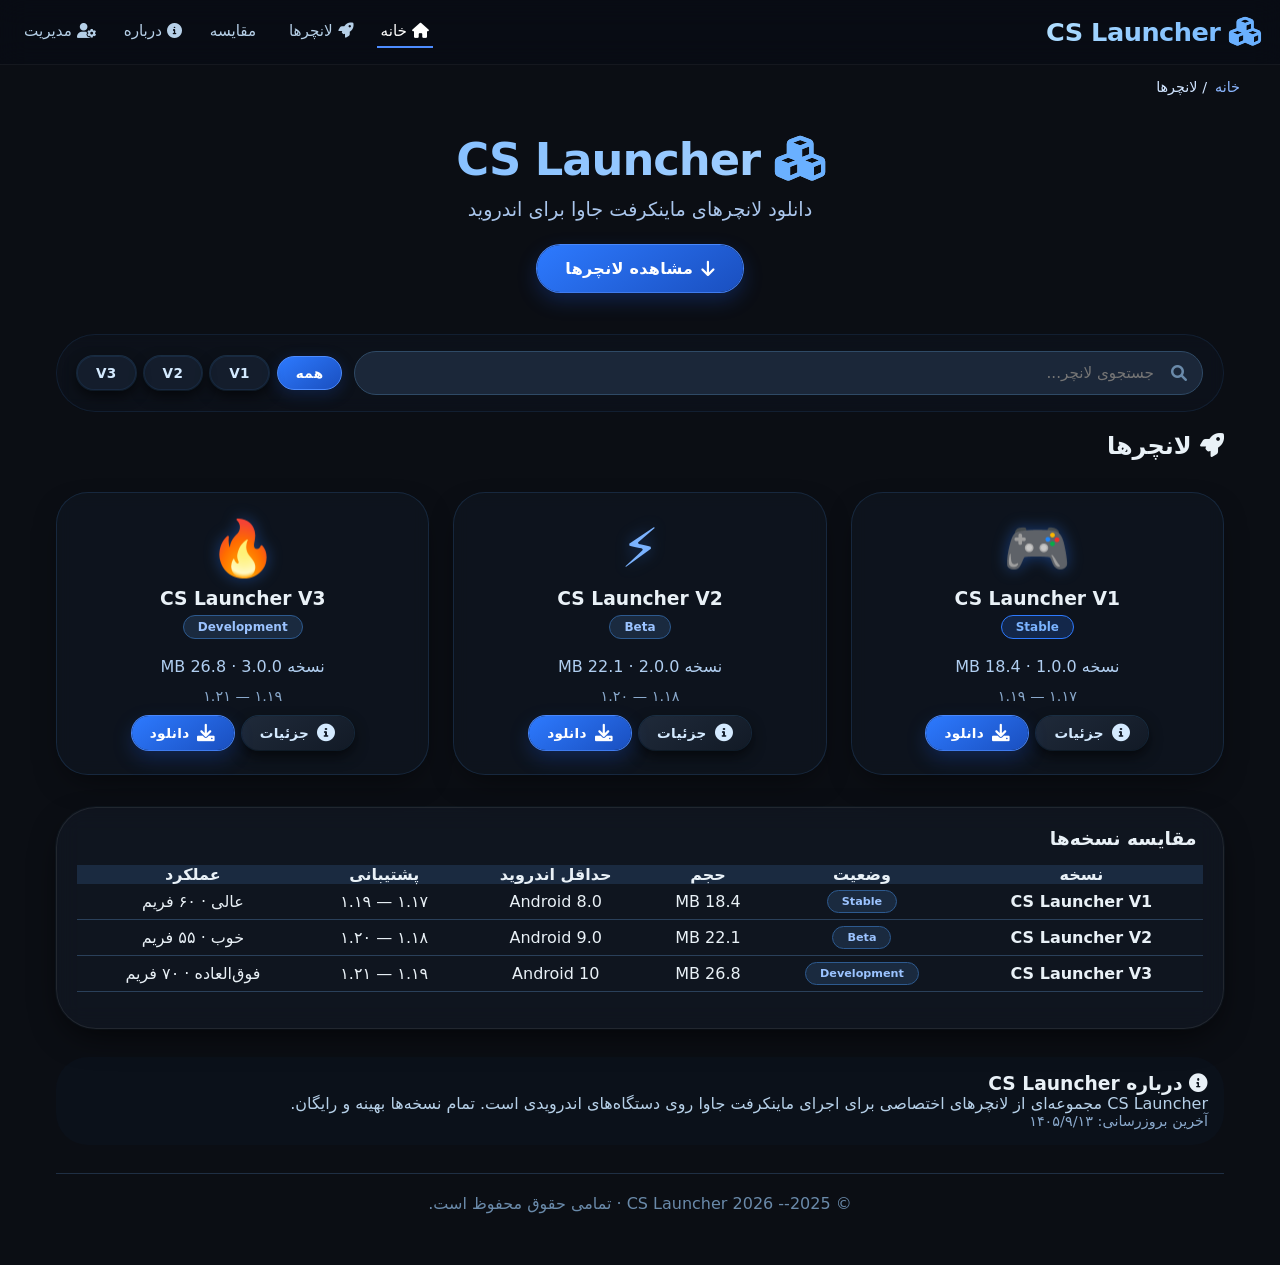
<file: index.html>
<!-- index.html -->
<!DOCTYPE html>
<html lang="fa" dir="rtl">
<head>
  <meta charset="UTF-8">
  <meta name="viewport" content="width=device-width, initial-scale=1.0, maximum-scale=1.0, user-scalable=yes">
  <title>CS Launcher · دانلود لانچر ماینکرفت</title>
  <link rel="stylesheet" href="https://cdnjs.cloudflare.com/ajax/libs/font-awesome/6.0.0-beta3/css/all.min.css">
  <link rel="stylesheet" href="css/style.css">
</head>
<body>
  <!-- Toast -->
  <div id="toast" class="toast">لینک دانلود هنوز اضافه نشده است.</div>

  <!-- NAVBAR -->
  <nav class="navbar container" style="max-width:100%;">
    <div class="logo"><i class="fas fa-cubes"></i> CS Launcher</div>
    <div class="hamburger" onclick="toggleMenu()"><i class="fas fa-bars"></i></div>
    <div class="nav-links" id="navLinks">
      <a href="index.html"><i class="fas fa-home"></i> خانه</a>
      <a href="#launchers"><i class="fas fa-rocket"></i> لانچرها</a>
      <a href="#compare"><i class="fas fa-chart-simple"></i> مقایسه</a>
      <a href="#about"><i class="fas fa-info-circle"></i> درباره</a>
      <a href="admin/index.html"><i class="fas fa-user-cog"></i> مدیریت</a>
    </div>
  </nav>

  <!-- BREADCRUMB -->
  <div class="container breadcrumb">
    <a href="index.html">خانه</a> <span>/ لانچرها</span>
  </div>

  <!-- MAIN CONTENT -->
  <main class="container" id="mainContent">
    <!-- HERO -->
    <section style="padding: 30px 0 10px; text-align:center;">
      <h1 style="font-size:2.8rem; font-weight:900; background:linear-gradient(135deg,#6ab0ff,#c0e0ff); -webkit-background-clip:text; -webkit-text-fill-color:transparent; letter-spacing:-1px;">
        <i class="fas fa-cubes" style="background:none; -webkit-text-fill-color:#6ab0ff;"></i> CS Launcher
      </h1>
      <p style="font-size:1.2rem; color:#aac6ec; max-width:600px; margin:12px auto;">دانلود لانچرهای ماینکرفت جاوا برای اندروید</p>
      <a href="#launchers" class="btn btn-primary" style="margin:12px 0;"><i class="fas fa-arrow-down"></i> مشاهده لانچرها</a>
    </section>

    <!-- SEARCH & FILTER -->
    <section style="margin: 20px 0;">
      <div style="display:flex; flex-wrap:wrap; gap:12px; align-items:center; background:rgba(16,24,36,0.4); padding:16px 20px; border-radius:60px; backdrop-filter:blur(8px); border:1px solid rgba(80,160,255,0.1);">
        <div style="flex:1; min-width:180px; position:relative;">
          <i class="fas fa-search" style="position:absolute; right:16px; top:50%; transform:translateY(-50%); color:#6a8aaa;"></i>
          <input type="text" id="searchInput" placeholder="جستجوی لانچر..." style="width:100%; padding:12px 48px 12px 16px; background:#1b2739; border:1px solid #2f4a66; border-radius:40px; color:#e3f0ff; font-size:0.95rem;">
        </div>
        <div style="display:flex; gap:8px; flex-wrap:wrap;" id="filterButtons">
          <button class="btn filter-btn active" data-filter="all" style="padding:8px 18px; font-size:0.85rem;">همه</button>
          <button class="btn filter-btn" data-filter="v1" style="padding:8px 18px; font-size:0.85rem;">V1</button>
          <button class="btn filter-btn" data-filter="v2" style="padding:8px 18px; font-size:0.85rem;">V2</button>
          <button class="btn filter-btn" data-filter="v3" style="padding:8px 18px; font-size:0.85rem;">V3</button>
       </div>
      </div>
    </section>

    <!-- LAUNCHER CARDS -->
    <section id="launchers">
      <h2 style="margin-top:10px;"><i class="fas fa-rocket"></i> لانچرها</h2>
      <div class="card-grid" id="cardGrid"></div>
    </section>

    <!-- COMPARE -->
    <section id="compare" class="glass" style="border-radius:40px;padding:20px;margin:24px 0;">
      <h3><i class="fas fa-chart-simple"></i> مقایسه نسخه‌ها</h3>
      <div style="overflow-x:auto;margin:16px 0;">
        <table style="width:100%;border-collapse:collapse;text-align:center;" id="compareTable">
          <tr style="background:#1a2a40;"><th>نسخه</th><th>وضعیت</th><th>حجم</th><th>حداقل اندروید</th><th>پشتیبانی</th><th>عملکرد</th></tr>
        </table>
      </div>
    </section>

    <!-- ABOUT -->
    <section id="about" style="margin:28px 0;padding:16px;border-radius:32px;background:rgba(12,20,32,0.5);">
      <h3><i class="fas fa-info-circle"></i> درباره CS Launcher</h3>
      <p style="color:#b6d0e8;">CS Launcher مجموعه‌ای از لانچرهای اختصاصی برای اجرای ماینکرفت جاوا روی دستگاه‌های اندرویدی است. تمام نسخه‌ها بهینه و رایگان.</p>
      <p style="color:#8aa9cc;font-size:0.9rem;" id="lastUpdate">آخرین بروزرسانی: در حال بارگذاری...</p>
    </section>

    <footer style="text-align:center;padding:20px 0;color:#6a8aaa;border-top:1px solid #1f2f44;margin-top:20px;">
      <p>© 2025-- 2026 CS Launcher · تمامی حقوق محفوظ است.</p>
    </footer>
  </main>

  <script src="js/data.js"></script>
  <script src="js/main.js"></script>
</body>
</html>
</file>
<file: css/style.css>
/* css/style.css */
* {
  margin: 0;
  padding: 0;
  box-sizing: border-box;
  font-family: 'Segoe UI', system-ui, -apple-system, sans-serif;
}

body {
  background: #0b0e14;
  color: #e9f1f7;
  min-height: 100vh;
  padding: 0 0 2rem 0;
}

/* dark glassmorphism + glow */
.glass {
  background: rgba(20, 28, 40, 0.55);
  backdrop-filter: blur(12px);
  -webkit-backdrop-filter: blur(12px);
  border: 1px solid rgba(255, 255, 255, 0.08);
  box-shadow: 0 12px 32px -8px rgba(0,0,0,0.7), 0 0 0 1px rgba(100, 200, 255, 0.05);
}

.glow-border {
  border: 1px solid rgba(100, 200, 255, 0.2);
  box-shadow: 0 0 20px rgba(70, 130, 255, 0.15);
}

.btn {
  display: inline-flex;
  align-items: center;
  justify-content: center;
  gap: 8px;
  padding: 14px 28px;
  border-radius: 60px;
  font-weight: 600;
  font-size: 1rem;
  border: none;
  background: linear-gradient(145deg, #1f2a3a, #121a26);
  color: #d4eaff;
  box-shadow: 0 6px 14px rgba(0,0,0,0.6), 0 0 0 1px rgba(90, 180, 255, 0.2);
  transition: 0.2s ease;
  cursor: pointer;
  text-decoration: none;
  letter-spacing: 0.3px;
}

.btn-primary {
  background: linear-gradient(145deg, #2d7aff, #1a4fbf);
  color: #fff;
  box-shadow: 0 8px 20px #1a4fbf55, 0 0 0 1px #4d8cff;
}

.btn-primary:hover {
  transform: scale(1.02);
  box-shadow: 0 10px 28px #2d7aff88;
}

.btn:active { transform: scale(0.96); }
.btn i { font-size: 1.1rem; }

.btn-sm {
  padding: 8px 18px;
  font-size: 0.85rem;
}

.filter-btn {
  padding: 8px 18px;
  font-size: 0.85rem;
  background: rgba(28, 42, 62, 0.5);
  border: 1px solid rgba(70, 150, 255, 0.1);
}

.filter-btn.active {
  background: linear-gradient(145deg, #2d7aff, #1a4fbf);
  color: #fff;
  box-shadow: 0 4px 16px #1a4fbf44;
  border-color: #4d8cff;
}

/* layout */
.container {
  max-width: 1200px;
  margin: 0 auto;
  padding: 0 16px;
}

/* navbar */
.navbar {
  display: flex;
  justify-content: space-between;
  align-items: center;
  padding: 16px 20px;
  background: rgba(8, 12, 20, 0.7);
  backdrop-filter: blur(14px);
  border-bottom: 1px solid rgba(255,255,255,0.05);
  flex-wrap: wrap;
  gap: 8px;
}

.logo {
  font-size: 1.6rem;
  font-weight: 800;
  background: linear-gradient(135deg, #b3e0ff, #6ab0ff);
  -webkit-background-clip: text;
  -webkit-text-fill-color: transparent;
  letter-spacing: -0.5px;
  display: flex;
  align-items: center;
  gap: 8px;
}

.logo i { font-size: 1.8rem; background: none; -webkit-text-fill-color: #6ab0ff; }

.nav-links {
  display: flex;
  gap: 20px;
  align-items: center;
  flex-wrap: wrap;
}

.nav-links a {
  color: #b6d0e8;
  text-decoration: none;
  font-weight: 500;
  padding: 6px 4px;
  border-bottom: 2px solid transparent;
  transition: 0.15s;
  font-size: 0.95rem;
}

.nav-links a:hover { border-bottom-color: #4d8cff; color: #fff; }
.nav-links a.active { border-bottom-color: #4d8cff; color: #fff; }

.hamburger {
  display: none;
  font-size: 1.8rem;
  cursor: pointer;
  color: #b6d0e8;
}

/* cards */
.card-grid {
  display: grid;
  grid-template-columns: repeat(auto-fit, minmax(260px, 1fr));
  gap: 24px;
  margin: 32px 0;
}

.launcher-card {
  background: rgba(16, 24, 36, 0.6);
  backdrop-filter: blur(8px);
  border-radius: 32px;
  padding: 24px 18px;
  border: 1px solid rgba(80, 160, 255, 0.15);
  box-shadow: 0 12px 30px -10px #00000088;
  transition: 0.25s;
  text-align: center;
}

.launcher-card:hover {
  transform: translateY(-6px);
  border-color: #3d7eff;
  box-shadow: 0 18px 40px -8px #1a4fbf44;
}

.launcher-card .icon {
  font-size: 3.4rem;
  margin-bottom: 8px;
  color: #7bb3ff;
  filter: drop-shadow(0 0 8px #2d7aff66);
}

.launcher-card.hidden {
  display: none;
}

.badge {
  display: inline-block;
  background: #1a2a3f;
  padding: 4px 14px;
  border-radius: 40px;
  font-size: 0.75rem;
  font-weight: 600;
  color: #9bc3ff;
  border: 1px solid #2d5a8f;
  margin: 6px 0;
}

.badge-recommended {
  background: #2d7aff33;
  border-color: #2d7aff;
  color: #7bb3ff;
}

.breadcrumb {
  display: flex;
  gap: 8px;
  padding: 14px 0 8px;
  color: #8aa9cc;
  font-size: 0.9rem;
  flex-wrap: wrap;
}

.breadcrumb a { color: #8bb6ff; text-decoration: none; }
.breadcrumb a:hover { text-decoration: underline; }
.breadcrumb span { color: #d0e4ff; }

/* download page */
.download-box {
  background: rgba(12, 20, 32, 0.7);
  backdrop-filter: blur(8px);
  border-radius: 48px;
  padding: 28px 20px;
  border: 1px solid rgba(100, 180, 255, 0.15);
  margin: 24px 0;
}

.mirror-btn {
  display: flex;
  align-items: center;
  justify-content: space-between;
  background: rgba(28, 42, 62, 0.7);
  padding: 14px 20px;
  border-radius: 60px;
  margin: 10px 0;
  border: 1px solid rgba(70, 150, 255, 0.15);
  transition: 0.2s;
  flex-wrap: wrap;
  gap: 8px;
}

.mirror-btn:hover { background: #1f3450; border-color: #4d8cff; }
.mirror-btn .btn { padding: 8px 22px; font-size: 0.9rem; }
.mirror-btn .recommended-tag {
  background: #2d7aff33;
  padding: 2px 12px;
  border-radius: 40px;
  font-size: 0.75rem;
  color: #7bb3ff;
  border: 1px solid #2d7aff66;
}
.mirror-btn .disabled-tag {
  color: #6a8aaa;
  font-size: 0.8rem;
}

/* admin */
.admin-panel {
  background: #0f1824;
  padding: 28px 20px;
  border-radius: 40px;
  border: 1px solid #2a405a;
}

.admin-panel input,
.admin-panel select,
.admin-panel textarea {
  background: #1b2739;
  border: 1px solid #2f4a66;
  color: #e3f0ff;
  padding: 12px 16px;
  border-radius: 40px;
  width: 100%;
  margin: 6px 0 14px;
  font-size: 0.95rem;
}

.admin-panel input:focus,
.admin-panel select:focus,
.admin-panel textarea:focus {
  outline: none;
  border-color: #4d8cff;
  box-shadow: 0 0 0 3px #2d7aff33;
}

.admin-panel label { font-weight: 500; color: #b0cef0; }
.admin-panel .row { display: flex; gap: 16px; flex-wrap: wrap; }
.admin-panel .row > * { flex: 1 1 200px; }

.admin-dl-item {
  background: #14212e;
  border-radius: 40px;
  padding: 12px 16px;
  margin: 8px 0;
  display: flex;
  flex-wrap: wrap;
  gap: 8px;
  align-items: center;
}

.admin-dl-item input[type="text"] {
  flex: 2;
  min-width: 120px;
  margin: 0;
}
.admin-dl-item input[type="url"] {
  flex: 3;
  min-width: 160px;
  margin: 0;
}
.admin-dl-item .checkbox-group {
  display: flex;
  gap: 12px;
  align-items: center;
  flex-wrap: wrap;
}
.admin-dl-item .checkbox-group label {
  display: flex;
  align-items: center;
  gap: 4px;
  font-size: 0.85rem;
  color: #b0cef0;
  cursor: pointer;
}
.admin-dl-item .checkbox-group input[type="checkbox"] {
  width: 18px;
  height: 18px;
  accent-color: #2d7aff;
  margin: 0;
  cursor: pointer;
}

/* toast */
.toast {
  position: fixed;
  bottom: 30px;
  left: 50%;
  transform: translateX(-50%);
  background: #1f314a;
  padding: 14px 28px;
  border-radius: 60px;
  border: 1px solid #4d8cff;
  box-shadow: 0 8px 30px #00000099;
  backdrop-filter: blur(8px);
  color: #fff;
  font-weight: 500;
  z-index: 999;
  transition: 0.3s;
  opacity: 0;
  pointer-events: none;
}

.toast.show { opacity: 1; pointer-events: auto; }

/* modal */
.modal-overlay {
  position: fixed;
  inset: 0;
  background: rgba(0,0,0,0.7);
  backdrop-filter: blur(6px);
  display: none;
  justify-content: center;
  align-items: center;
  z-index: 1000;
  padding: 20px;
}

.modal-overlay.active {
  display: flex;
}

.modal-box {
  background: #0f1824;
  border-radius: 40px;
  padding: 32px 28px;
  max-width: 480px;
  width: 100%;
  border: 1px solid #2a405a;
  box-shadow: 0 20px 60px #000000cc;
}

.modal-box h3 {
  margin-bottom: 16px;
  color: #d0e4ff;
}

.modal-box .modal-actions {
  display: flex;
  gap: 12px;
  justify-content: flex-end;
  margin-top: 20px;
}

/* utilities */
.mt-4 { margin-top: 28px; }
.text-center { text-align: center; }
.flex { display: flex; gap: 12px; flex-wrap: wrap; justify-content: center; }
.gap-2 { gap: 12px; }
.my-2 { margin: 16px 0; }
.p-2 { padding: 16px; }
.w-100 { width: 100%; }
hr { border: 0.5px solid #25344a; margin: 24px 0; }

/* mobile */
@media (max-width: 700px) {
  .nav-links {
    display: none;
    width: 100%;
    flex-direction: column;
    align-items: flex-start;
    padding: 16px 0;
  }
  .nav-links.open { display: flex; }
  .hamburger { display: block; }
  .card-grid { grid-template-columns: 1fr; }
  .navbar { flex-wrap: wrap; }
  .btn { padding: 12px 20px; }
  .mirror-btn {
    flex-direction: column;
    align-items: stretch;
    text-align: center;
  }
  .admin-dl-item {
    flex-direction: column;
    align-items: stretch;
  }
  .admin-dl-item .checkbox-group {
    justify-content: center;
  }
  .modal-box {
    padding: 24px 16px;
    margin: 10px;
  }
}
</file>
